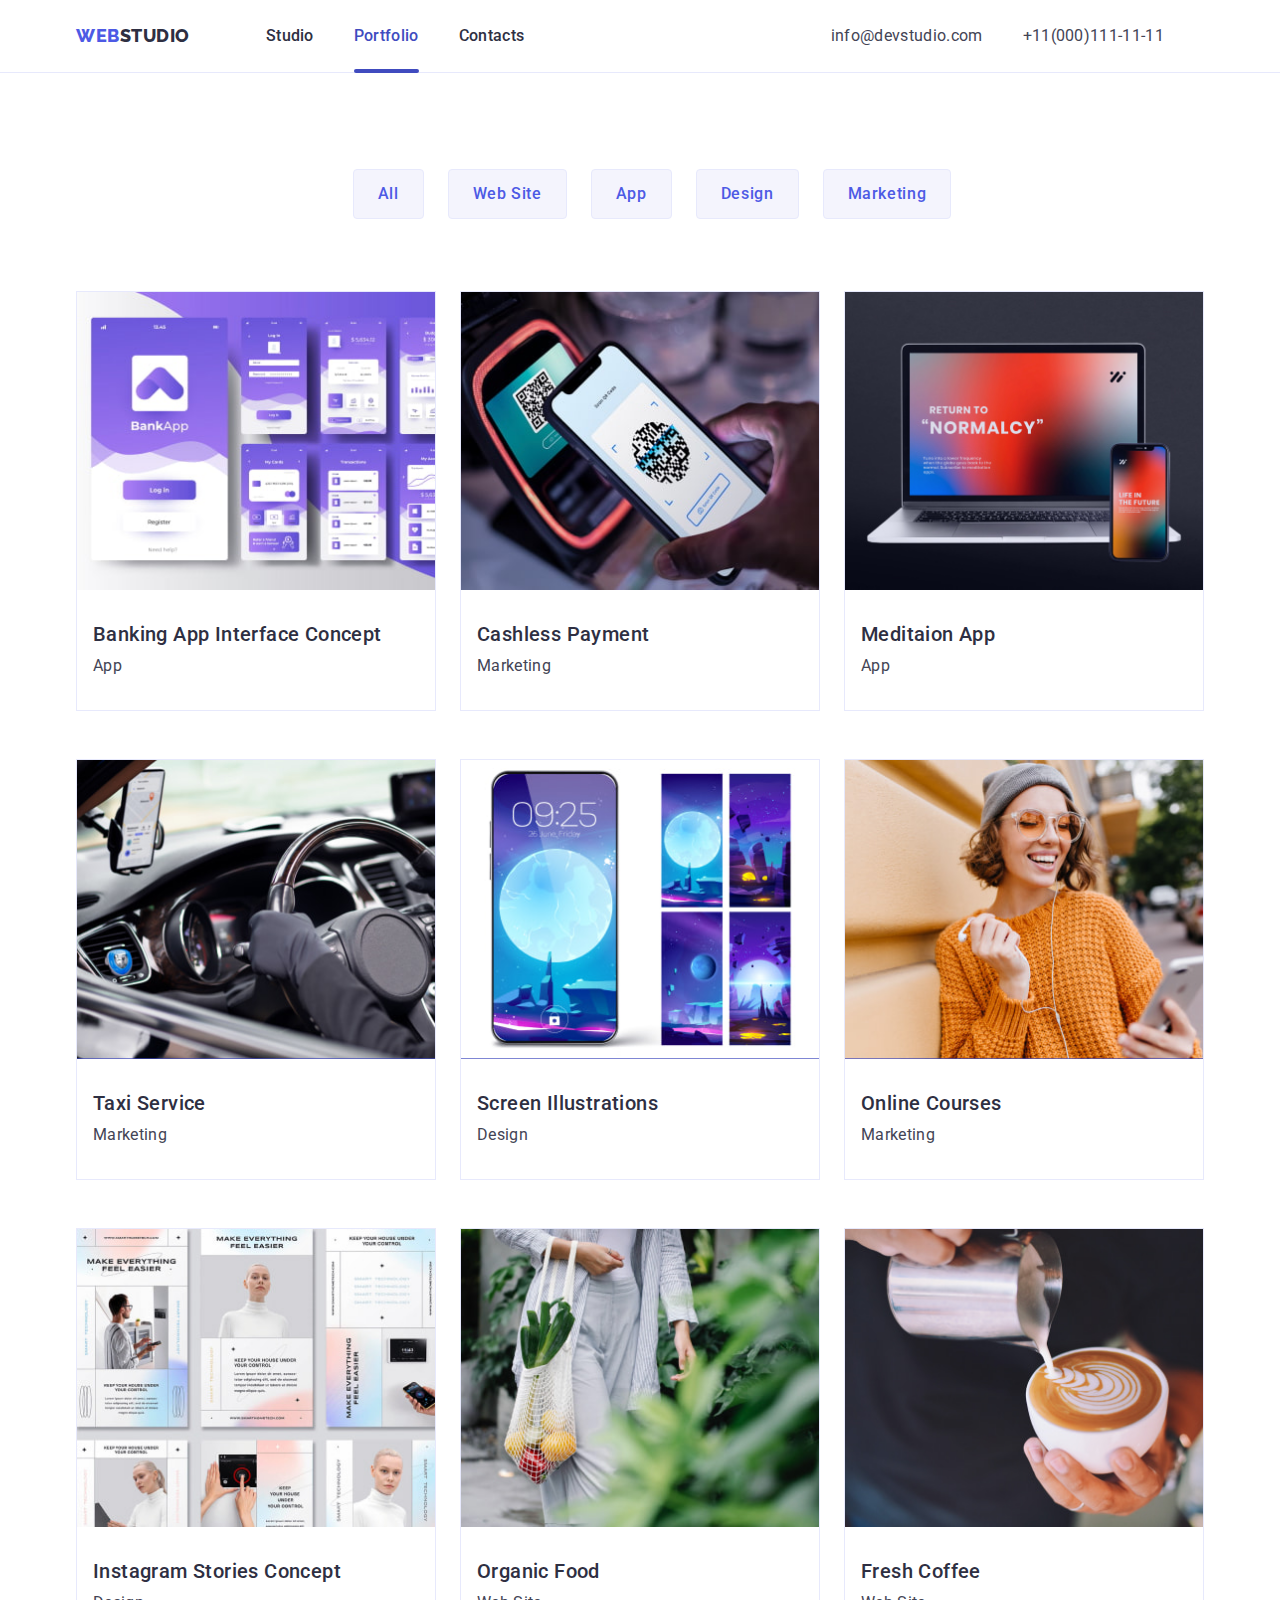
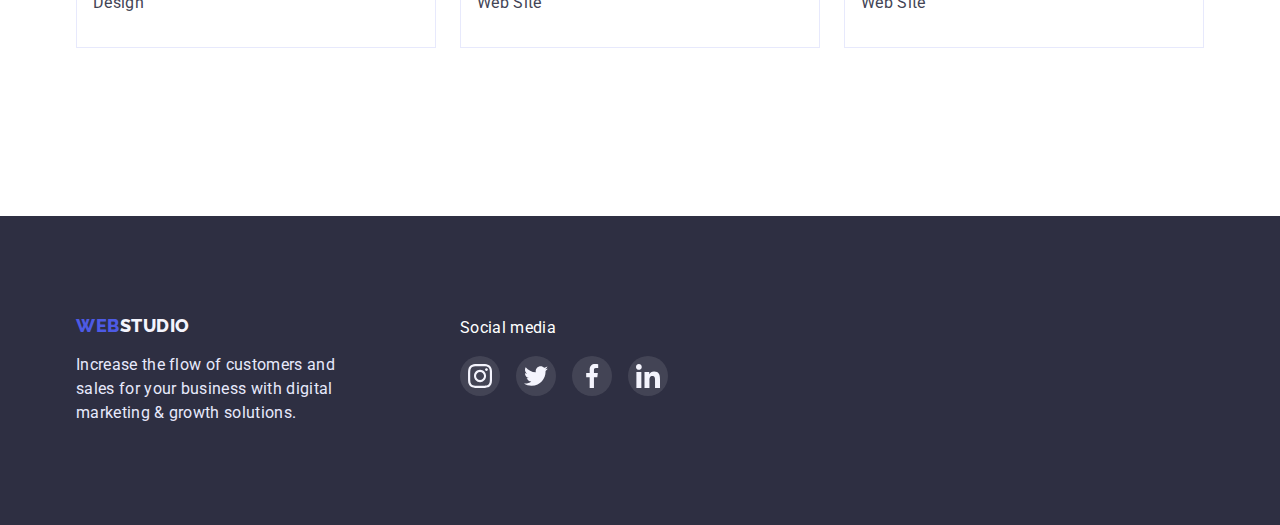
<file: portfolio.html>
<!DOCTYPE html>
<html lang="en">
  <head>
    <meta charset="UTF-8" />
    <meta http-equiv="X-UA-Compatible" content="IE=edge" />
    <meta name="viewport" content="width=device-width, initial-scale=1.0" />
    <title>Portfolio</title>
    <link rel="preconnect" href="https://fonts.googleapis.com" />
    <link rel="preconnect" href="https://fonts.gstatic.com" crossorigin />
    <link
      href="https://fonts.googleapis.com/css2?family=Raleway:wght@800&family=Roboto:wght@400;500;700;900&display=swap"
      rel="stylesheet"
    />
    <link
      rel="stylesheet"
      href="https://cdnjs.cloudflare.com/ajax/libs/modern-normalize/1.1.0/modern-normalize.min.css"
    />
    <link rel="stylesheet" href="./css/styles.css" />
  </head>
  <body>
    <!-- Top Line -->
    <header class="header">
      <!--Menu nav -->
      <div class="container header-container">
        <nav class="header-container site-nav">
          <a href="./portfolio.html" class="logo-nav">
            <span class="logo-web"> WEB</span>STUDIO</a
          >
          <ul class="list header-container site-nav">
            <li class="item">
              <a href="./index.html" class="nav-link">Studio</a>
            </li>
            <li class="item">
              <a href="./portfolio.html" class="nav-link current">Portfolio</a>
            </li>
            <li class="item">
              <a href="/Contacts" class="nav-link">Contacts</a>
            </li>
          </ul>
        </nav>

        <!-- Mail -->
        <address class="header-container address">
          <ul class="header-container list">
            <!-- Mail -->
            <li class="item">
              <a href="mailto:info@devstudio.com" class="contact-link"
                >info@devstudio.com</a
              >
            </li>
            <!-- Number -->
            <li class="item">
              <a href="tel:+11(000)1111111" class="contact-link"
                >+11(000)111-11-11</a
              >
            </li>
          </ul>
        </address>
      </div>
    </header>
    <main>
      <!--Filters-->

      <section class="section portfolio">
        <div class="container">
          <h1 class="visually-hidden">Navigation menu</h1>
          <ul class="buttons list flex-container">
            <!--filter button all-->
            <li class="button-item">
              <button class="button-list" type="button">All</button>
            </li>
            <li class="button-item">
              <button class="button-list" type="button">Web Site</button>
            </li>
            <li class="button-item">
              <button class="button-list" type="button">App</button>
            </li>
            <li class="button-item">
              <button class="button-list" type="button">Design</button>
            </li>
            <li class="button-item">
              <button class="button-list" type="button">Marketing</button>
            </li>
          </ul>

          <!--Section-1-->
          <ul class="main list flex-container">
            <li class="flex-item">
              <a class="flex-list" href="">
                <div class="overley">
                  <img
                    src="./images/portfolio/row1/img1.jpg"
                    alt="Banking App Interface Concept"
                    width="360"
                    height="300"
                  />
                  <p class="overley-text">
                    14 Stylish and User-Friendly App Design Concepts · Task
                    Manager App · Calorie Tracker App · Exotic Fruit Ecommerce
                    App · Cloud Storage App
                  </p>
                </div>
                <div class="text">
                  <h3 class="section-title">Banking App Interface Concept</h3>
                  <p class="section-text">App</p>
                </div>
              </a>
            </li>
            <li class="flex-item">
              <a class="flex-list" href="">
                <div class="overley">
                  <img
                    src="./images/portfolio/row1/img2.jpg"
                    alt="Cashless Payment"
                    width="360"
                    height="300"
                  />
                  <p class="overley-text">
                    14 Stylish and User-Friendly App Design Concepts · Task
                    Manager App · Calorie Tracker App · Exotic Fruit Ecommerce
                    App · Cloud Storage App
                  </p>
                </div>
                <div class="text">
                  <h3 class="section-title">Cashless Payment</h3>
                  <p class="section-text">Marketing</p>
                </div>
              </a>
            </li>
            <li class="flex-item">
              <a class="flex-list" href="">
                <div class="overley">
                  <img
                    src="./images/portfolio/row1/img3.jpg"
                    alt="Meditaion App"
                    width="360"
                    height="300"
                  />
                  <p class="overley-text">
                    14 Stylish and User-Friendly App Design Concepts · Task
                    Manager App · Calorie Tracker App · Exotic Fruit Ecommerce
                    App · Cloud Storage App
                  </p>
                </div>
                <div class="text">
                  <h3 class="section-title">Meditaion App</h3>
                  <p class="section-text">App</p>
                </div>
              </a>
            </li>
            <li class="flex-item">
              <a class="flex-list" href="">
                <div class="overley">
                  <img
                    src="./images/portfolio/row2/img1.jpg"
                    alt="Taxi Service"
                    width="360"
                    height="300"
                  />
                  <p class="overley-text">
                    14 Stylish and User-Friendly App Design Concepts · Task
                    Manager App · Calorie Tracker App · Exotic Fruit Ecommerce
                    App · Cloud Storage App
                  </p>
                </div>
                <div class="text">
                  <h3 class="section-title">Taxi Service</h3>
                  <p class="section-text">Marketing</p>
                </div>
              </a>
            </li>
            <li class="flex-item">
              <a class="flex-list" href="">
                <div class="overley">
                  <img
                    src="./images/portfolio/row2/img2.jpg"
                    alt="Screen Illustrations"
                    width="360"
                    height="300"
                  />
                  <p class="overley-text">
                    14 Stylish and User-Friendly App Design Concepts · Task
                    Manager App · Calorie Tracker App · Exotic Fruit Ecommerce
                    App · Cloud Storage App
                  </p>
                </div>
                <div class="text">
                  <h3 class="section-title">Screen Illustrations</h3>
                  <p class="section-text">Design</p>
                </div>
              </a>
            </li>
            <li class="flex-item">
              <a class="flex-list" href="">
                <div class="overley">
                  <img
                    src="./images/portfolio/row2/img3.jpg"
                    alt="Online Courses"
                    width="360"
                    height="300"
                  />
                  <p class="overley-text">
                    14 Stylish and User-Friendly App Design Concepts · Task
                    Manager App · Calorie Tracker App · Exotic Fruit Ecommerce
                    App · Cloud Storage App
                  </p>
                </div>
                <div class="text">
                  <h3 class="section-title">Online Courses</h3>
                  <p class="section-text">Marketing</p>
                </div>
              </a>
            </li>
            <li class="flex-item">
              <a class="flex-list" href="">
                <div class="overley">
                  <img
                    src="./images/portfolio/row3/img1.jpg"
                    alt="Instagram Stories Concept"
                    width="360"
                    height="300"
                  />
                  <p class="overley-text">
                    14 Stylish and User-Friendly App Design Concepts · Task
                    Manager App · Calorie Tracker App · Exotic Fruit Ecommerce
                    App · Cloud Storage App
                  </p>
                </div>
                <div class="text">
                  <h3 class="section-title">Instagram Stories Concept</h3>
                  <p class="section-text">Design</p>
                </div>
              </a>
            </li>
            <li class="flex-item">
              <a class="flex-list" href="">
                <div class="overley">
                  <img
                    src="./images/portfolio/row3/img2.jpg"
                    alt="Lady with organic Food"
                    width="360"
                    height="300"
                  />
                  <p class="overley-text">
                    14 Stylish and User-Friendly App Design Concepts · Task
                    Manager App · Calorie Tracker App · Exotic Fruit Ecommerce
                    App · Cloud Storage App
                  </p>
                </div>
                <div class="text">
                  <h3 class="section-title">Organic Food</h3>
                  <p class="section-text">Web Site</p>
                </div>
              </a>
            </li>
            <li class="flex-item">
              <a class="flex-list" href="">
                <div class="overley">
                  <img
                    src="./images/portfolio/row3/img3.jpg"
                    alt="Fresh coffee web site"
                    width="360"
                    height="300"
                  />
                  <p class="overley-text">
                    14 Stylish and User-Friendly App Design Concepts · Task
                    Manager App · Calorie Tracker App · Exotic Fruit Ecommerce
                    App · Cloud Storage App
                  </p>
                </div>
                <div class="text">
                  <h3 class="section-title">Fresh Coffee</h3>
                  <p class="section-text">Web Site</p>
                </div>
              </a>
            </li>
          </ul>
        </div>
      </section>
    </main>

    <footer class="footer">
      <div class="container footer-container">
        <div>
          <a href="./portfolio.html" class="logo">
            <span class="logo-web"> WEB</span>STUDIO</a
          >
          <p class="footer-text">
            Increase the flow of customers and sales for your business with
            digital marketing & growth solutions.
          </p>
        </div>
        <div class="webstudio-continer">
          <p class="social">Social media</p>
          <ul class="list social-list">
            <li>
              <a class="icon-links" href="">
                <svg class="media" width="24" height="24">
                  <use
                    href="./images/icons.svg/symbol-defsnew.svg#icon-instagram"
                  ></use></svg
              ></a>
            </li>
            <li>
              <a class="icon-links" href="">
                <svg class="media" width="24" height="24">
                  <use
                    href="./images/icons.svg/symbol-defsnew.svg#icon-twitter"
                  ></use></svg
              ></a>
            </li>
            <li>
              <a class="icon-links" href="">
                <svg class="media" width="24" height="24">
                  <use
                    href="./images/icons.svg/symbol-defsnew.svg#icon-facebook"
                  ></use></svg
              ></a>
            </li>
            <li>
              <a class="icon-links" href="">
                <svg class="media" width="24" height="24">
                  <use
                    href="./images/icons.svg/symbol-defsnew.svg#icon-linkedin"
                  ></use></svg
              ></a>
            </li>
          </ul>
        </div>
      </div>
    </footer>
  </body>
</html>
</file>
<file: css/styles.css>
:root {
  --primary-text-color: #2e2f42;
  --secondary-text-color: #434455;
  --accent-link-color: #404bbf;
  --accent-logo-color: #4d5ae5;
  --main-background-color: #ffffff;
  --button-background: #f4f4fd;
  --button-main-text: #4d5ae5;
  --button-text-active: #ffffff;
  --button-active-background: #404bbf;
  --footer-logo-color: #f4f4fd;
  --footer-paragraph: #e7e9fc;
  --button-border: #e7e9fc;
  --customer-border: #8e8f99;
  --hover-media: #31d0aa;
  --animation: 250ms cubic-bezier(0.4, 0, 0.2, 1);
}

/* Body main colors */
body {
  background-color: var(--main-background-color);
  color: var(--primary-text-color);

  font-family: "Roboto", sans-serif;
  font-size: 16px;
}

.container {
  width: 1158px;
  padding-left: 15px;
  padding-right: 15px;
  margin: auto;
}
.section {
  padding-top: 120px;
  padding-bottom: 120px;
}
.visually-hidden {
  position: absolute;
  width: 1px;
  height: 1px;
  margin: -1px;
  border: 0;
  padding: 0;

  white-space: nowrap;
  clip-path: inset(100%);
  clip: rect(0 0 0 0);
  overflow: hidden;
}
/* Nav-bar */
.list {
  list-style: none;
  margin: 0;
  padding: 0;
}
.header {
  border-bottom: 1px solid var(--button-border);
}

.header-container {
  display: flex;
  align-items: center;
}

.site-nav .item + .item {
  margin-left: 40px;
}
.address {
  margin-left: auto;
}
.address .item {
  margin-right: 40px;
}
.item-:nth-child(2n) {
  margin-right: 0px;
}

.logo-nav {
  color: var(--primary-text-color);
  text-decoration: none;
  margin-right: 76px;

  font-family: "Raleway", sans-serif;
  letter-spacing: 0.03em;
  font-weight: 800;
  font-size: 18px;
  line-height: 1.33;
  transition: color var(--animation);
}
.logo-nav:hover,
.logo-nav:focus {
  color: var(--accent-logo-color);
  text-decoration: none;
}
.logo-web {
  color: var(--accent-logo-color);
}

.nav-link {
  display: block;
  padding-top: 24px;
  padding-bottom: 24px;

  color: var(--primary-text-color);
  text-decoration: none;
  font-weight: 500;
  line-height: 1.5;
  letter-spacing: 0.02em;
  transition: color var(--animation);
}
.site-nav .current {
  position: relative;
  color: var(--accent-link-color);
}
.current::after {
  content: "";
  position: absolute;
  left: 0;
  bottom: -1px;
  width: 100%;
  height: 4px;
  background: var(--accent-link-color);
  border-radius: 2px;
}
.contact-link {
  display: block;
  padding-top: 24px;
  padding-bottom: 24px;

  color: var(--secondary-text-color);
  text-decoration: none;
  font-style: normal;
  line-height: 1.5;
  letter-spacing: 0.02em;
  transition: color var(--animation);
}
.contact-link:hover,
.contact-link:focus {
  color: var(--accent-link-color);
  text-decoration: none;
}
.nav-link:hover,
.nav-link:focus {
  color: var(--accent-link-color);
  text-decoration: none;
}
/* Filters */
.portfolio {
  padding-top: 96px;
}

.buttons .button-list {
  margin-left: 24px;
  padding: 12px 24px;

  color: var(--button-main-text);
  background-color: var(--button-background);
  border: 1px solid var(--button-border);
  border-radius: 4px;
  cursor: pointer;

  font-weight: 500;
  font-size: 16px;
  line-height: 1.5;
  letter-spacing: 0.04em;
  transition: background-color var(--animation), color var(--animation),
    box-shadow var(--animation);
}

.buttons .button-list:active {
  color: var(--button-text-active);
  background-color: var(--button-active-background);
  box-shadow: 0px 3px 1px rgba(0, 0, 0, 0.1), 0px 2px 1px rgba(0, 0, 0, 0.08),
    0px 2px 2px rgba(0, 0, 0, 0.12);
}
.buttons .button-list:hover,
.buttons .button-list:focus {
  color: var(--button-text-active);
  background-color: var(--button-active-background);
  box-shadow: 0px 3px 1px rgba(0, 0, 0, 0.1), 0px 2px 1px rgba(0, 0, 0, 0.08),
    0px 2px 2px rgba(0, 0, 0, 0.12);
}
.buttons {
  align-items: center;
  justify-content: center;
  margin-bottom: 72px;
}

/* Main Section */

h3,
p,
ul {
  margin: 0;
}
img {
  display: block;
  max-width: 100%;
  height: auto;

  object-fit: cover;
  object-position: center;
}
.flex-container {
  display: flex;
  flex-wrap: wrap;
}
.button-item:nth-last-child {
  margin-right: 24px;
}
.flex-item {
  border: 1px solid var(--button-border);
  width: 360px;
  margin-right: 24px;
  margin-bottom: 48px;
}

.flex-item:nth-child(3n) {
  margin-right: 0px;
}
.flex-list {
  display: block;
  transition: box-shadow var(--animation);
}
.flex-list:hover,
.flex-list:focus {
  box-shadow: 0px 1px 6px rgba(46, 47, 66, 0.08),
    0px 1px 1px rgba(46, 47, 66, 0.16), 0px 2px 1px rgba(46, 47, 66, 0.08);
}

.main a {
  text-decoration: none;
  list-style: none;
  margin: 0;
}
.text {
  padding-left: 16px;
  padding-top: 32px;
  padding-bottom: 32px;
}
.section-title {
  margin-bottom: 8px;
  color: var(--primary-text-color);

  font-weight: 500;
  font-size: 20px;
  line-height: 1.2;
  letter-spacing: 0.02em;
}
.section-text {
  color: var(--secondary-text-color);
  line-height: 1.5;
  letter-spacing: 0.02em;
}

/* Footer */

.footer {
  padding: 100px 0;
  background-color: var(--primary-text-color);
}

.footer .logo {
  color: var(--footer-logo-color);
  text-decoration: none;

  font-family: Raleway, sans-serif;
  letter-spacing: 0.03em;
  font-weight: 800;
  font-size: 18px;
  line-height: 1.16;
  transition: background-color var(--animation);
}
.footer .logo:hover,
.footer .logo:focus {
  color: var(--accent-logo-color);
}
.footer-text {
  font-size: 16px;
  margin-top: 16px;
  width: 264px;
  color: var(--footer-paragraph);
  line-height: 1.5;
  letter-spacing: 0.02em;
}
.footer-container {
  display: flex;
}
.webstudio-continer {
  margin-left: 120px;
}

.social {
  margin-bottom: 16px;
  width: 96px;
  color: var(--button-text-active);
  line-height: 1.5;
  letter-spacing: 0.02em;
}
.social-list {
  display: flex;
  gap: 16px;
  margin: 0;
  padding: 0;
}

.icon-links {
  width: 40px;
  height: 40px;
  display: flex;
  align-items: center;
  justify-content: center;
  padding: 0;

  border-radius: 50%;
  background: rgba(255, 255, 255, 0.1);
  transition: background-color var(--animation);
}
.media {
  color: var(--button-text-active);
}
.media:hover,
.media:focus {
  background: var(--hover-media);
}
.icon-links:hover,
.icon-links:focus {
  background: var(--hover-media);
}
.overley {
  position: relative;
  overflow: hidden;
}
.overley-text {
  position: absolute;
  top: 0;
  left: 0;

  width: 100%;
  height: 100%;
  transform: translate(0, 100%);
  padding: 40px 32px 0;
  line-height: 1.5;
  letter-spacing: 0.02em;
  color: #f4f4fd;
  background-color: #404bbf;
  transition: transform var(--animation);
}
.flex-list:hover .overley-text,
.flex-list:focus .overley-text {
  transform: translate(0, 0);
}
</file>
